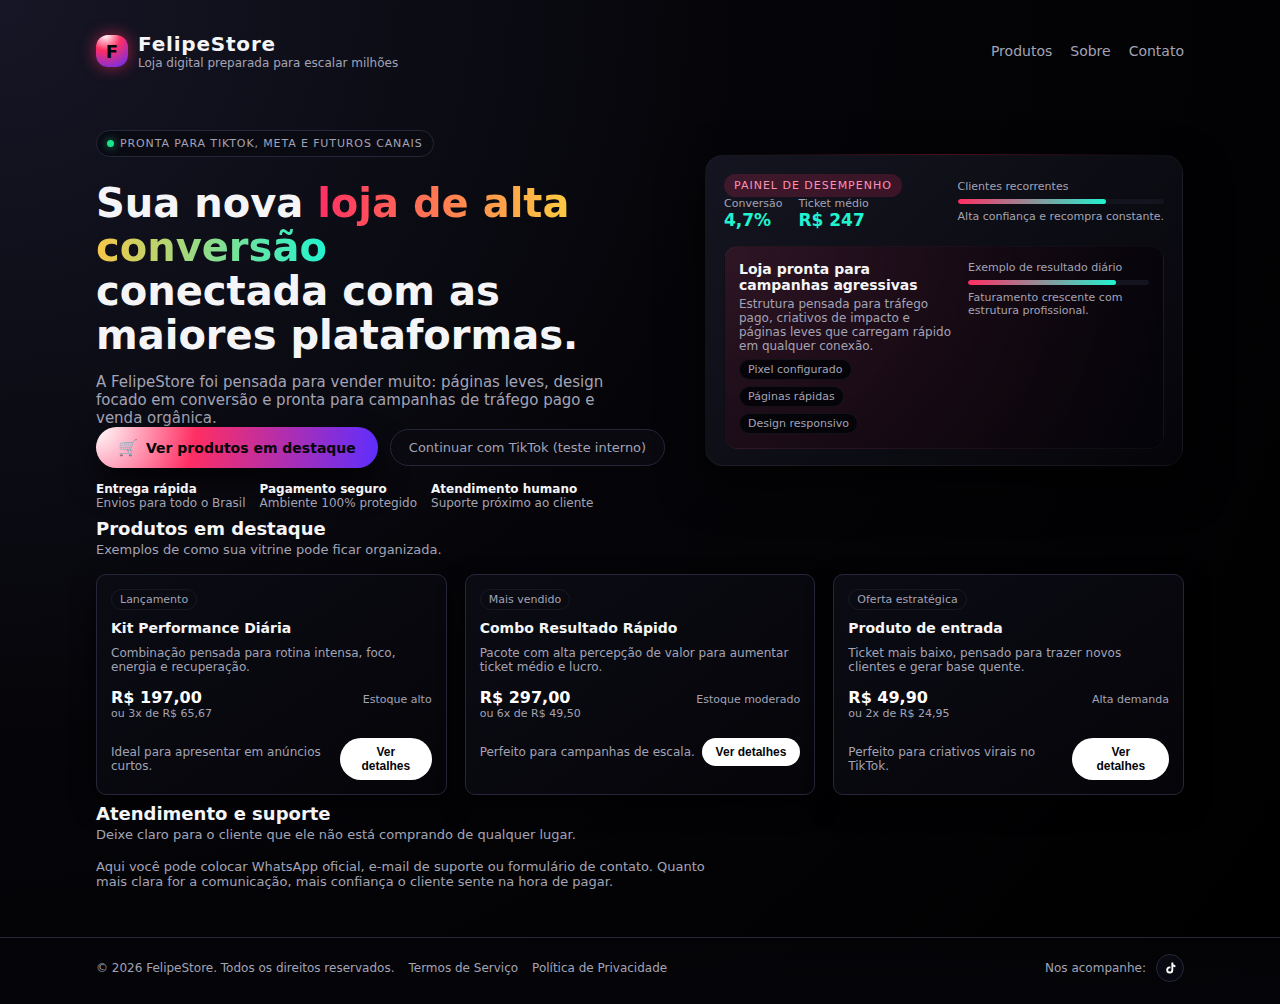
<file: index.html>
<!DOCTYPE html>
<html lang="pt-BR">
<head>
  <meta charset="UTF-8" />
  <meta name="viewport" content="width=device-width, initial-scale=1.0" />
  <title>FelipeStore - Loja Oficial</title>
  <style>
    :root {
      --bg: #050509;
      --bg-alt: #0b0b12;
      --card: #11111a;
      --primary: #ff2e63;
      --primary-soft: rgba(255, 46, 99, 0.18);
      --text-main: #f5f5f7;
      --text-muted: #a3a3b5;
      --border-soft: #26263a;
      --accent: #21f3d0;
      --radius-lg: 18px;
      --radius-sm: 10px;
      --shadow-soft: 0 18px 45px rgba(0,0,0,0.65);
    }

    * {
      box-sizing: border-box;
      margin: 0;
      padding: 0;
    }

    body {
      font-family: system-ui, -apple-system, BlinkMacSystemFont, "Segoe UI", sans-serif;
      background: radial-gradient(circle at top left, #161626 0, #050509 45%, #000 100%);
      color: var(--text-main);
      min-height: 100vh;
      display: flex;
      flex-direction: column;
    }

    a {
      color: inherit;
      text-decoration: none;
    }

    img {
      max-width: 100%;
      display: block;
    }

    .page {
      max-width: 1120px;
      margin: 0 auto;
      padding: 32px 16px 48px;
      width: 100%;
      flex: 1;
      display: flex;
      flex-direction: column;
      gap: 40px;
    }

    /* HEADER */
    header {
      display: flex;
      align-items: center;
      justify-content: space-between;
      gap: 24px;
    }

    .logo {
      display: flex;
      align-items: center;
      gap: 10px;
    }

    .logo-mark {
      width: 32px;
      height: 32px;
      border-radius: 12px;
      background: radial-gradient(circle at 30% 0%, #ffffff 0, #ff2e63 40%, #5d2eff 100%);
      display: flex;
      align-items: center;
      justify-content: center;
      box-shadow: 0 0 16px rgba(255,46,99,0.6);
    }

    .logo-mark span {
      font-weight: 800;
      font-size: 18px;
      color: #050509;
    }

    .logo-text {
      display: flex;
      flex-direction: column;
    }

    .logo-text strong {
      font-size: 20px;
      letter-spacing: 0.04em;
    }

    .logo-text span {
      font-size: 12px;
      color: var(--text-muted);
    }

    nav {
      display: flex;
      gap: 18px;
      font-size: 14px;
      color: var(--text-muted);
    }

    nav a {
      padding: 6px 0;
      position: relative;
    }

    nav a::after {
      content: "";
      position: absolute;
      left: 0;
      right: 0;
      bottom: -4px;
      height: 2px;
      background: linear-gradient(90deg, var(--primary), var(--accent));
      border-radius: 999px;
      transform-origin: center;
      transform: scaleX(0);
      transition: transform 0.18s ease-out;
    }

    nav a:hover::after {
      transform: scaleX(1);
    }

    /* HERO */
    .hero {
      display: grid;
      grid-template-columns: minmax(0, 1.2fr) minmax(0, 1fr);
      gap: 32px;
      align-items: center;
    }

    .hero-copy h1 {
      font-size: clamp(30px, 4vw, 40px);
      line-height: 1.1;
      margin-bottom: 16px;
    }

    .hero-copy h1 span {
      background: linear-gradient(90deg, #ff2e63, #ffc542, #21f3d0);
      -webkit-background-clip: text;
      background-clip: text;
      color: transparent;
    }

    .hero-copy p {
      font-size: 15px;
      color: var(--text-muted);
      max-width: 520px;
    }

    .hero-badges {
      display: flex;
      flex-wrap: wrap;
      gap: 10px;
      margin: 20px 0 24px;
    }

    .hero-badge {
      font-size: 11px;
      text-transform: uppercase;
      letter-spacing: 0.08em;
      padding: 6px 10px;
      border-radius: 999px;
      border: 1px solid var(--border-soft);
      background: rgba(10, 10, 18, 0.9);
      display: flex;
      align-items: center;
      gap: 6px;
      color: var(--text-muted);
    }

    .hero-badge span.dot {
      width: 7px;
      height: 7px;
      border-radius: 999px;
      background: #19e68c;
      box-shadow: 0 0 8px rgba(25,230,140,0.7);
    }

    .hero-actions {
      display: flex;
      flex-wrap: wrap;
      gap: 12px;
      align-items: center;
    }

    .btn-primary {
      padding: 11px 22px;
      border-radius: 999px;
      border: none;
      cursor: pointer;
      background: radial-gradient(circle at top left, #fff 0, #ff2e63 35%, #5d2eff 100%);
      color: #050509;
      font-weight: 600;
      font-size: 14px;
      display: inline-flex;
      align-items: center;
      gap: 8px;
      box-shadow: 0 16px 30px rgba(0,0,0,0.7);
    }

    .btn-primary span.icon {
      font-size: 16px;
    }

    .btn-ghost {
      padding: 10px 18px;
      border-radius: 999px;
      border: 1px solid var(--border-soft);
      background: rgba(9, 9, 16, 0.96);
      color: var(--text-muted);
      font-size: 13px;
      cursor: pointer;
      display: inline-flex;
      align-items: center;
      gap: 8px;
    }

    .hero-meta {
      margin-top: 14px;
      display: flex;
      flex-wrap: wrap;
      gap: 14px;
      font-size: 12px;
      color: var(--text-muted);
    }

    .hero-meta strong {
      color: var(--text-main);
    }

    .hero-visual {
      background: radial-gradient(circle at top, rgba(255,46,99,0.32) 0, transparent 55%);
      padding: 1px;
    }

    .hero-card {
      background: linear-gradient(135deg, #151521, #050509);
      border-radius: var(--radius-lg);
      border: 1px solid rgba(255,255,255,0.04);
      box-shadow: var(--shadow-soft);
      padding: 18px 18px 16px;
      display: flex;
      flex-direction: column;
      gap: 16px;
    }

    .hero-card-header {
      display: flex;
      justify-content: space-between;
      align-items: center;
      gap: 14px;
    }

    .hero-chip {
      padding: 5px 10px;
      border-radius: 999px;
      background: var(--primary-soft);
      font-size: 11px;
      text-transform: uppercase;
      letter-spacing: 0.09em;
      color: #ff90b2;
    }

    .hero-kpi {
      display: flex;
      gap: 16px;
      font-size: 11px;
      color: var(--text-muted);
    }

    .hero-kpi span.number {
      display: block;
      font-size: 17px;
      font-weight: 700;
      color: var(--accent);
    }

    .hero-card-main {
      border-radius: 14px;
      padding: 14px;
      background: radial-gradient(circle at top left, rgba(255,46,99,0.12), rgba(4,4,10,0.96));
      border: 1px solid rgba(255,255,255,0.03);
      display: grid;
      grid-template-columns: minmax(0, 1.2fr) minmax(0, 1fr);
      gap: 12px;
    }

    .hero-card-main h3 {
      font-size: 14px;
      margin-bottom: 4px;
    }

    .hero-card-main p {
      font-size: 12px;
      color: var(--text-muted);
    }

    .hero-tags {
      display: flex;
      flex-wrap: wrap;
      gap: 6px;
      margin-top: 6px;
    }

    .hero-tag {
      font-size: 11px;
      padding: 3px 8px;
      border-radius: 999px;
      background: rgba(3,3,8,0.9);
      border: 1px solid rgba(255,255,255,0.06);
      color: var(--text-muted);
    }

    .hero-card-mini {
      font-size: 11px;
      display: flex;
      flex-direction: column;
      gap: 6px;
      color: var(--text-muted);
    }

    .hero-bar {
      height: 5px;
      border-radius: 999px;
      background: #14141f;
      overflow: hidden;
    }

    .hero-bar span {
      display: block;
      height: 100%;
      width: 72%;
      border-radius: inherit;
      background: linear-gradient(90deg, var(--primary), var(--accent));
    }

    /* PRODUTOS */
    .section {
      margin-top: 8px;
    }

    .section-header {
      display: flex;
      justify-content: space-between;
      align-items: center;
      margin-bottom: 16px;
    }

    .section-header h2 {
      font-size: 18px;
    }

    .section-header span {
      font-size: 13px;
      color: var(--text-muted);
    }

    .products-grid {
      display: grid;
      grid-template-columns: repeat(auto-fit, minmax(210px, 1fr));
      gap: 18px;
    }

    .product-card {
      background: linear-gradient(145deg, #0b0b14, #050509);
      border-radius: var(--radius-sm);
      border: 1px solid var(--border-soft);
      padding: 14px;
      display: flex;
      flex-direction: column;
      gap: 10px;
      box-shadow: 0 10px 24px rgba(0,0,0,0.7);
    }

    .product-pill {
      font-size: 11px;
      padding: 3px 8px;
      border-radius: 999px;
      border: 1px solid rgba(255,255,255,0.06);
      color: var(--text-muted);
      align-self: flex-start;
    }

    .product-title {
      font-size: 14px;
      font-weight: 600;
    }

    .product-desc {
      font-size: 12px;
      color: var(--text-muted);
    }

    .product-price-row {
      display: flex;
      align-items: baseline;
      justify-content: space-between;
      font-size: 12px;
      margin-top: 4px;
    }

    .price-main {
      font-size: 16px;
      font-weight: 700;
      color: #ffffff;
    }

    .price-tag {
      font-size: 11px;
      color: var(--text-muted);
    }

    .product-cta {
      margin-top: 8px;
      display: flex;
      justify-content: space-between;
      align-items: center;
      font-size: 12px;
      color: var(--text-muted);
    }

    .product-cta button {
      border: none;
      border-radius: 999px;
      padding: 7px 14px;
      font-size: 12px;
      cursor: pointer;
      background: #ffffff;
      color: #050509;
      font-weight: 600;
    }

    /* FOOTER */
    footer {
      border-top: 1px solid var(--border-soft);
      background: linear-gradient(180deg, rgba(5,5,9,0.6), #050509);
    }

    .footer-inner {
      max-width: 1120px;
      margin: 0 auto;
      padding: 16px 16px 22px;
      display: flex;
      flex-wrap: wrap;
      justify-content: space-between;
      align-items: center;
      gap: 12px;
      font-size: 12px;
      color: var(--text-muted);
    }

    .footer-links {
      display: flex;
      flex-wrap: wrap;
      gap: 14px;
    }

    .footer-links a {
      color: var(--text-muted);
    }

    .footer-links a:hover {
      color: var(--text-main);
    }

    .footer-social {
      display: flex;
      align-items: center;
      gap: 10px;
    }

    .social-link {
      width: 28px;
      height: 28px;
      border-radius: 999px;
      border: 1px solid var(--border-soft);
      display: inline-flex;
      align-items: center;
      justify-content: center;
      background: rgba(10,10,18,0.95);
      cursor: pointer;
      transition: transform 0.15s ease-out, box-shadow 0.15s ease-out, border-color 0.15s ease-out;
    }

    .social-link:hover {
      transform: translateY(-1px) scale(1.05);
      border-color: var(--primary);
      box-shadow: 0 8px 16px rgba(0,0,0,0.7);
    }

    /* Ícone TikTok (SVG simples) */
    .social-link svg {
      width: 15px;
      height: 15px;
    }

    @media (max-width: 800px) {
      .hero {
        grid-template-columns: 1fr;
      }
      .hero-visual {
        order: -1;
      }
      header {
        flex-direction: column;
        align-items: flex-start;
      }
      nav {
        width: 100%;
        justify-content: flex-start;
        flex-wrap: wrap;
      }
    }

  </style>
</head>
<body>
  <div class="page">
    <header>
      <div class="logo">
        <div class="logo-mark"><span>F</span></div>
        <div class="logo-text">
          <strong>FelipeStore</strong>
          <span>Loja digital preparada para escalar milhões</span>
        </div>
      </div>

      <nav>
        <a href="#produtos">Produtos</a>
        <a href="#sobre">Sobre</a>
        <a href="#contato">Contato</a>
      </nav>
    </header>

    <main>
      <section class="hero" id="sobre">
        <div class="hero-copy">
          <div class="hero-badges">
            <div class="hero-badge">
              <span class="dot"></span>
              Pronta para TikTok, Meta e futuros canais
            </div>
          </div>

          <h1>
            Sua nova <span>loja de alta conversão</span><br />
            conectada com as maiores plataformas.
          </h1>

          <p>
            A FelipeStore foi pensada para vender muito: páginas leves, design focado
            em conversão e pronta para campanhas de tráfego pago e venda orgânica.
          </p>

          <div class="hero-actions">
            <a href="#produtos" class="btn-primary">
              <span class="icon">🛒</span>
              <span>Ver produtos em destaque</span>
            </a>

            <!-- Se quiser, depois pode apontar esse link para a página de integração com TikTok -->
            <a href="/login-tiktok.html" class="btn-ghost">
              <span>Continuar com TikTok (teste interno)</span>
            </a>
          </div>

          <div class="hero-meta">
            <div><strong>Entrega rápida</strong><br />Envios para todo o Brasil</div>
            <div><strong>Pagamento seguro</strong><br />Ambiente 100% protegido</div>
            <div><strong>Atendimento humano</strong><br />Suporte próximo ao cliente</div>
          </div>
        </div>

        <div class="hero-visual">
          <div class="hero-card">
            <div class="hero-card-header">
              <div>
                <div class="hero-chip">Painel de desempenho</div>
                <div class="hero-kpi">
                  <div>
                    Conversão
                    <span class="number">4,7%</span>
                  </div>
                  <div>
                    Ticket médio
                    <span class="number">R$ 247</span>
                  </div>
                </div>
              </div>
              <div class="hero-card-mini">
                <span>Clientes recorrentes</span>
                <div class="hero-bar"><span></span></div>
                <span>Alta confiança e recompra constante.</span>
              </div>
            </div>

            <div class="hero-card-main">
              <div>
                <h3>Loja pronta para campanhas agressivas</h3>
                <p>
                  Estrutura pensada para tráfego pago, criativos de impacto
                  e páginas leves que carregam rápido em qualquer conexão.
                </p>

                <div class="hero-tags">
                  <span class="hero-tag">Pixel configurado</span>
                  <span class="hero-tag">Páginas rápidas</span>
                  <span class="hero-tag">Design responsivo</span>
                </div>
              </div>

              <div class="hero-card-mini">
                <span>Exemplo de resultado diário</span>
                <div class="hero-bar"><span style="width:82%;"></span></div>
                <span>Faturamento crescente com estrutura profissional.</span>
              </div>
            </div>
          </div>
        </div>
      </section>

      <section class="section" id="produtos">
        <div class="section-header">
          <div>
            <h2>Produtos em destaque</h2>
            <span>Exemplos de como sua vitrine pode ficar organizada.</span>
          </div>
        </div>

        <div class="products-grid">
          <article class="product-card">
            <span class="product-pill">Lançamento</span>
            <h3 class="product-title">Kit Performance Diária</h3>
            <p class="product-desc">
              Combinação pensada para rotina intensa, foco, energia e recuperação.
            </p>
            <div class="product-price-row">
              <div>
                <span class="price-main">R$ 197,00</span>
                <div class="price-tag">ou 3x de R$ 65,67</div>
              </div>
              <span class="price-tag">Estoque alto</span>
            </div>
            <div class="product-cta">
              <span>Ideal para apresentar em anúncios curtos.</span>
              <button>Ver detalhes</button>
            </div>
          </article>

          <article class="product-card">
            <span class="product-pill">Mais vendido</span>
            <h3 class="product-title">Combo Resultado Rápido</h3>
            <p class="product-desc">
              Pacote com alta percepção de valor para aumentar ticket médio e lucro.
            </p>
            <div class="product-price-row">
              <div>
                <span class="price-main">R$ 297,00</span>
                <div class="price-tag">ou 6x de R$ 49,50</div>
              </div>
              <span class="price-tag">Estoque moderado</span>
            </div>
            <div class="product-cta">
              <span>Perfeito para campanhas de escala.</span>
              <button>Ver detalhes</button>
            </div>
          </article>

          <article class="product-card">
            <span class="product-pill">Oferta estratégica</span>
            <h3 class="product-title">Produto de entrada</h3>
            <p class="product-desc">
              Ticket mais baixo, pensado para trazer novos clientes e gerar base quente.
            </p>
            <div class="product-price-row">
              <div>
                <span class="price-main">R$ 49,90</span>
                <div class="price-tag">ou 2x de R$ 24,95</div>
              </div>
              <span class="price-tag">Alta demanda</span>
            </div>
            <div class="product-cta">
              <span>Perfeito para criativos virais no TikTok.</span>
              <button>Ver detalhes</button>
            </div>
          </article>
        </div>
      </section>

      <section class="section" id="contato">
        <div class="section-header">
          <div>
            <h2>Atendimento e suporte</h2>
            <span>Deixe claro para o cliente que ele não está comprando de qualquer lugar.</span>
          </div>
        </div>
        <p style="font-size:13px;color:var(--text-muted);max-width:620px;">
          Aqui você pode colocar WhatsApp oficial, e-mail de suporte ou formulário de contato.
          Quanto mais clara for a comunicação, mais confiança o cliente sente na hora de pagar.
        </p>
      </section>
    </main>
  </div>

  <footer>
    <div class="footer-inner">
      <div class="footer-links">
        <span>© <span id="year"></span> FelipeStore. Todos os direitos reservados.</span>
        <a href="/termos.html">Termos de Serviço</a>
        <a href="/privacy.html">Política de Privacidade</a>
      </div>

      <div class="footer-social">
        <span>Nos acompanhe:</span>
        <!-- Ícone TikTok apontando para o seu perfil -->
        <a
          href="https://www.tiktok.com/@felipeangelo08"
          target="_blank"
          rel="noopener"
          class="social-link"
          aria-label="TikTok da FelipeStore"
        >
          <svg viewBox="0 0 24 24" aria-hidden="true">
            <path
              fill="#ffffff"
              d="M16.5 5.2c.6.6 1.4 1.1 2.3 1.3l1 .2v3.1a6.2 6.2 0 0 1-3.4-1.1v5.6a5.6 5.6 0 1 1-5.6-5.6 5.8 5.8 0 0 1 1.1.1v3a2.7 2.7 0 0 0-1.1-.2 2.6 2.6 0 1 0 2.6 2.6V2.5h3.1v2.7z"
            />
          </svg>
        </a>
      </div>
    </div>
  </footer>

  <script>
    document.getElementById("year").textContent = new Date().getFullYear();
  </script>
</body>
</html>
</file>
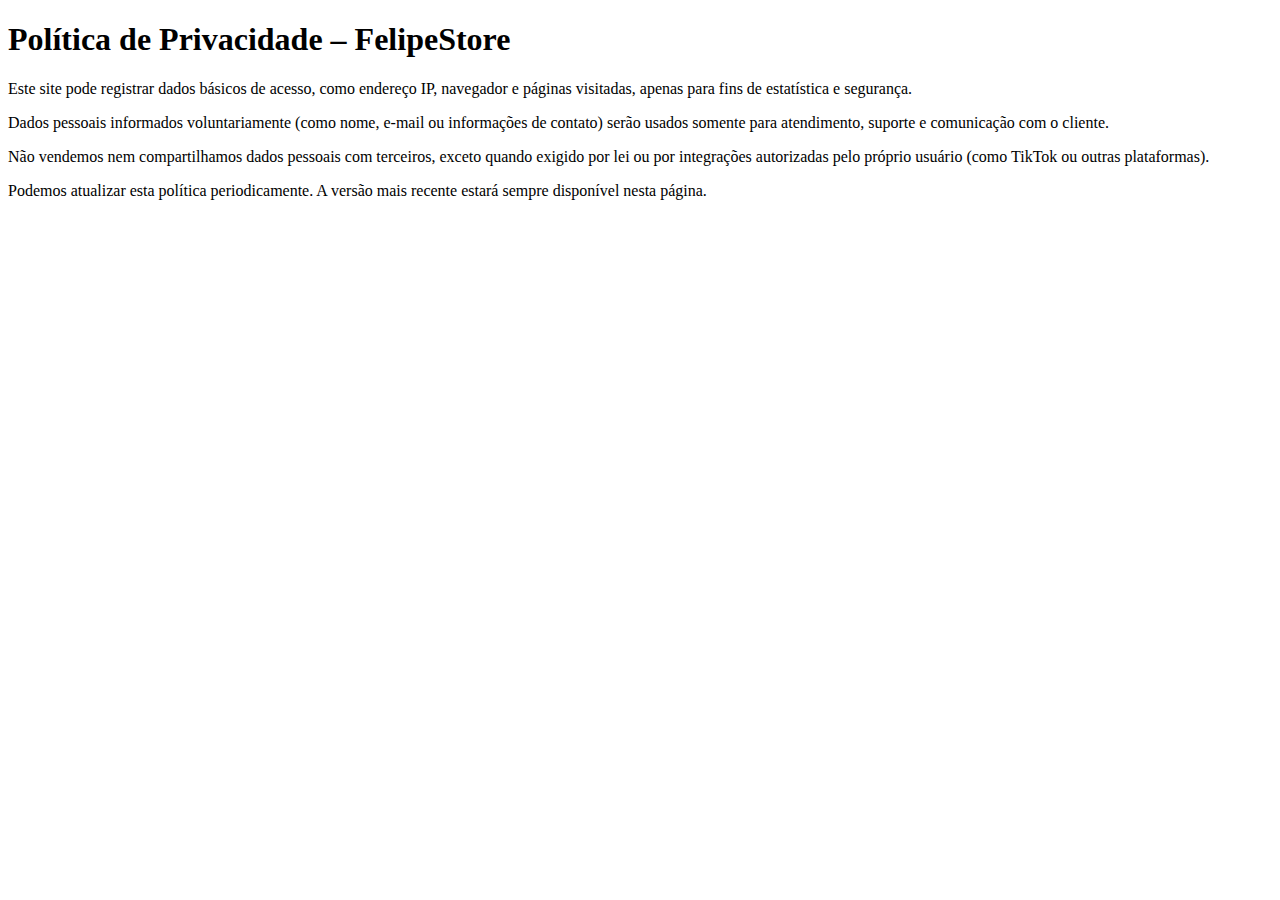
<file: privacidade.html>
<!DOCTYPE html>
<html lang="pt-BR">
<head>
  <meta charset="UTF-8">
  <title>Política de Privacidade – FelipeStore</title>
</head>
<body>
  <h1>Política de Privacidade – FelipeStore</h1>

  <p>Este site pode registrar dados básicos de acesso, como endereço IP, navegador e páginas visitadas, apenas para fins de estatística e segurança.</p>

  <p>Dados pessoais informados voluntariamente (como nome, e-mail ou informações de contato) serão usados somente para atendimento, suporte e comunicação com o cliente.</p>

  <p>Não vendemos nem compartilhamos dados pessoais com terceiros, exceto quando exigido por lei ou por integrações autorizadas pelo próprio usuário (como TikTok ou outras plataformas).</p>

  <p>Podemos atualizar esta política periodicamente. A versão mais recente estará sempre disponível nesta página.</p>
</body>
</html>
</file>
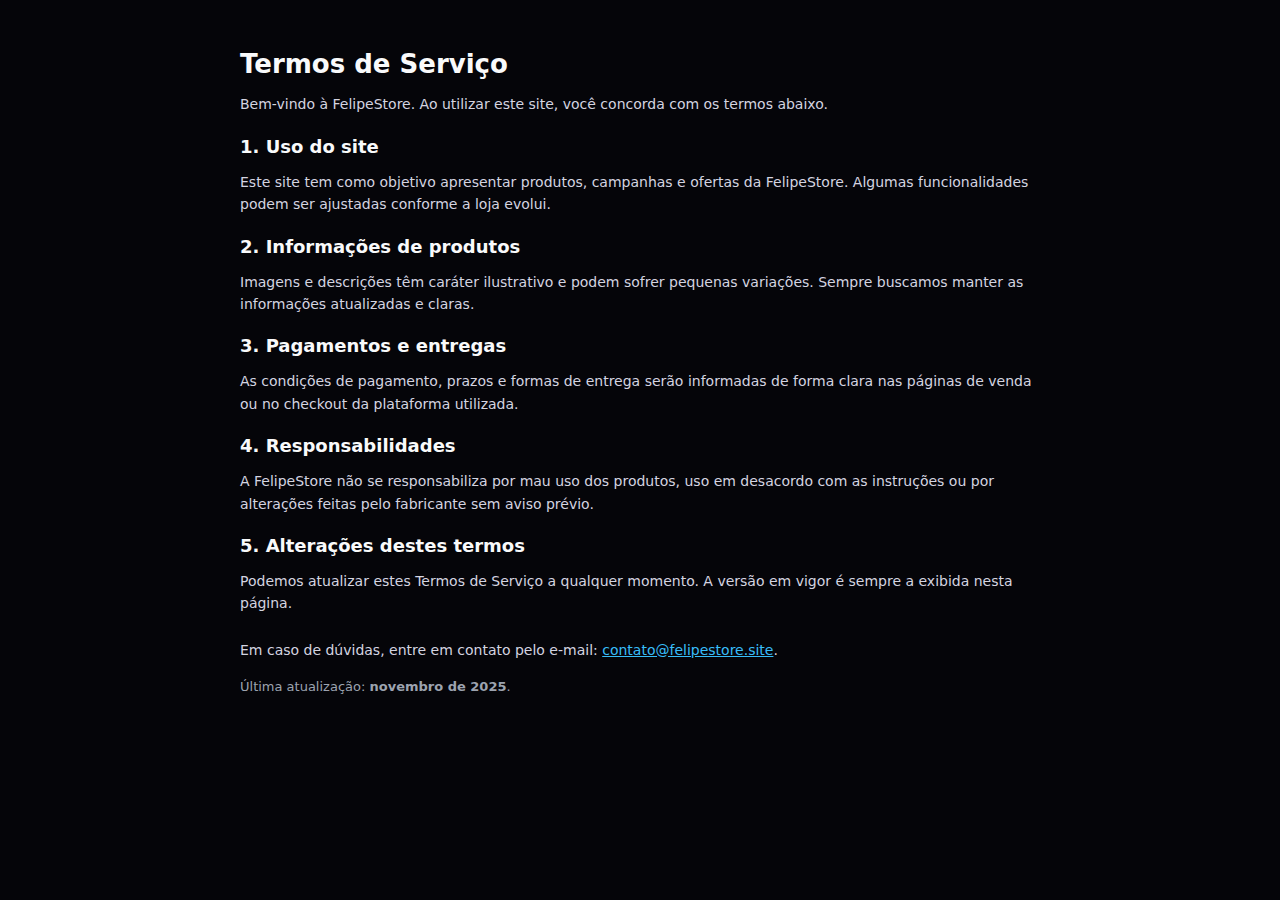
<file: termos.html>
<!DOCTYPE html>
<html lang="pt-BR">
<head>
  <meta charset="UTF-8" />
  <meta name="viewport" content="width=device-width, initial-scale=1.0" />
  <title>Termos de Serviço • FelipeStore</title>
  <style>
    body {
      font-family: system-ui, -apple-system, BlinkMacSystemFont, "Segoe UI", sans-serif;
      background: #050509;
      color: #f9fafb;
      -webkit-font-smoothing: antialiased;
      margin: 0;
    }
    .shell {
      max-width: 800px;
      margin: 0 auto;
      padding: 32px 20px 48px;
    }
    h1 {
      font-size: 26px;
      margin-bottom: 8px;
    }
    p, li {
      color: #d4d4e0;
      font-size: 14px;
      line-height: 1.6;
    }
    h2 {
      font-size: 18px;
      margin-top: 20px;
      margin-bottom: 6px;
    }
    a { color: #38bdf8; }
  </style>
</head>
<body>
  <div class="shell">
    <h1>Termos de Serviço</h1>
    <p>Bem-vindo à FelipeStore. Ao utilizar este site, você concorda com os termos abaixo.</p>

    <h2>1. Uso do site</h2>
    <p>
      Este site tem como objetivo apresentar produtos, campanhas e ofertas da FelipeStore.
      Algumas funcionalidades podem ser ajustadas conforme a loja evolui.
    </p>

    <h2>2. Informações de produtos</h2>
    <p>
      Imagens e descrições têm caráter ilustrativo e podem sofrer pequenas variações. Sempre
      buscamos manter as informações atualizadas e claras.
    </p>

    <h2>3. Pagamentos e entregas</h2>
    <p>
      As condições de pagamento, prazos e formas de entrega serão informadas de forma clara
      nas páginas de venda ou no checkout da plataforma utilizada.
    </p>

    <h2>4. Responsabilidades</h2>
    <p>
      A FelipeStore não se responsabiliza por mau uso dos produtos, uso em desacordo com as
      instruções ou por alterações feitas pelo fabricante sem aviso prévio.
    </p>

    <h2>5. Alterações destes termos</h2>
    <p>
      Podemos atualizar estes Termos de Serviço a qualquer momento. A versão em vigor é sempre
      a exibida nesta página.
    </p>

    <p style="margin-top: 24px;">
      Em caso de dúvidas, entre em contato pelo e-mail:
      <a href="mailto:contato@felipestore.site">contato@felipestore.site</a>.
    </p>

    <p style="margin-top: 16px; font-size: 13px; color: #9ca3af;">
      Última atualização: <strong>novembro de 2025</strong>.
    </p>
  </div>
</body>
</html>
</file>
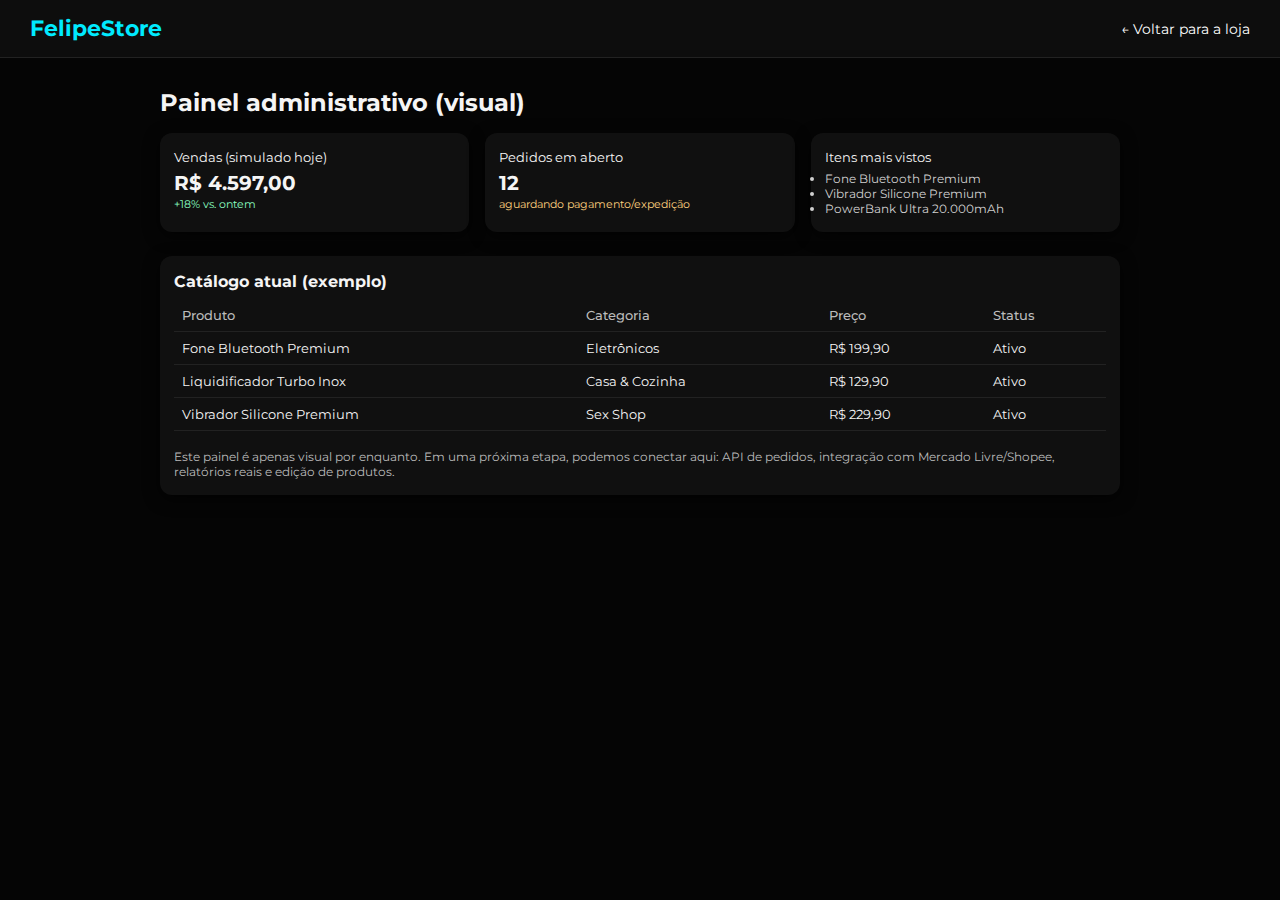
<file: contato.html (Contato /admin.html>
<!DOCTYPE html>
<html lang="pt-br">
<head>
  <meta charset="UTF-8">
  <meta name="viewport" content="width=device-width, initial-scale=1.0">
  <title>Admin - FelipeStore</title>
  <link href="https://fonts.googleapis.com/css2?family=Montserrat:wght@300;400;600;700&display=swap" rel="stylesheet">
  <style>
    *{margin:0;padding:0;box-sizing:border-box;font-family:'Montserrat',sans-serif;}
    body{background:#050505;color:#f5f5f5;}
    header{
      background:#0d0d0d;color:#fff;padding:15px 30px;
      display:flex;align-items:center;justify-content:space-between;
      border-bottom:1px solid #222;
    }
    .logo{font-size:22px;font-weight:700;color:#00eaff;}
    .back-link{color:#fff;text-decoration:none;font-size:14px;}
    .back-link:hover{text-decoration:underline;}
    .dashboard{
      max-width:1000px;margin:30px auto 40px;padding:0 20px;
    }
    h1{font-size:24px;margin-bottom:16px;}
    .grid{
      display:grid;
      grid-template-columns:repeat(auto-fit,minmax(220px,1fr));
      gap:16px;
      margin-bottom:24px;
    }
    .card{
      background:#101010;border-radius:12px;
      padding:16px 14px;box-shadow:0 4px 16px rgba(0,0,0,0.7);
      font-size:13px;
    }
    .card strong{font-size:20px;display:block;margin-top:6px;}
    table{
      width:100%;border-collapse:collapse;font-size:13px;margin-top:8px;
    }
    th,td{
      padding:8px;border-bottom:1px solid #222;text-align:left;
    }
    th{color:#bbbbbb;font-weight:500;}
    .note{
      margin-top:18px;font-size:12px;color:#bbbbbb;
    }
  </style>
</head>
<body>

<header>
  <div class="logo">FelipeStore</div>
  <a class="back-link" href="/">← Voltar para a loja</a>
</header>

<section class="dashboard">
  <h1>Painel administrativo (visual)</h1>

  <div class="grid">
    <div class="card">
      Vendas (simulado hoje)
      <strong>R$ 4.597,00</strong>
      <span style="font-size:11px;color:#8affc1;">+18% vs. ontem</span>
    </div>

    <div class="card">
      Pedidos em aberto
      <strong>12</strong>
      <span style="font-size:11px;color:#ffd27f;">aguardando pagamento/expedição</span>
    </div>

    <div class="card">
      Itens mais vistos
      <ul style="margin-top:6px;font-size:12px;color:#d0d0d0;">
        <li>Fone Bluetooth Premium</li>
        <li>Vibrador Silicone Premium</li>
        <li>PowerBank Ultra 20.000mAh</li>
      </ul>
    </div>
  </div>

  <div class="card">
    <h2 style="font-size:16px;margin-bottom:6px;">Catálogo atual (exemplo)</h2>
    <table>
      <thead>
        <tr>
          <th>Produto</th>
          <th>Categoria</th>
          <th>Preço</th>
          <th>Status</th>
        </tr>
      </thead>
      <tbody>
        <tr>
          <td>Fone Bluetooth Premium</td>
          <td>Eletrônicos</td>
          <td>R$ 199,90</td>
          <td>Ativo</td>
        </tr>
        <tr>
          <td>Liquidificador Turbo Inox</td>
          <td>Casa & Cozinha</td>
          <td>R$ 129,90</td>
          <td>Ativo</td>
        </tr>
        <tr>
          <td>Vibrador Silicone Premium</td>
          <td>Sex Shop</td>
          <td>R$ 229,90</td>
          <td>Ativo</td>
        </tr>
      </tbody>
    </table>

    <p class="note">
      Este painel é apenas visual por enquanto. Em uma próxima etapa, podemos conectar aqui:
      API de pedidos, integração com Mercado Livre/Shopee, relatórios reais e edição de produtos.
    </p>
  </div>
</section>

</body>
</html>
</file>
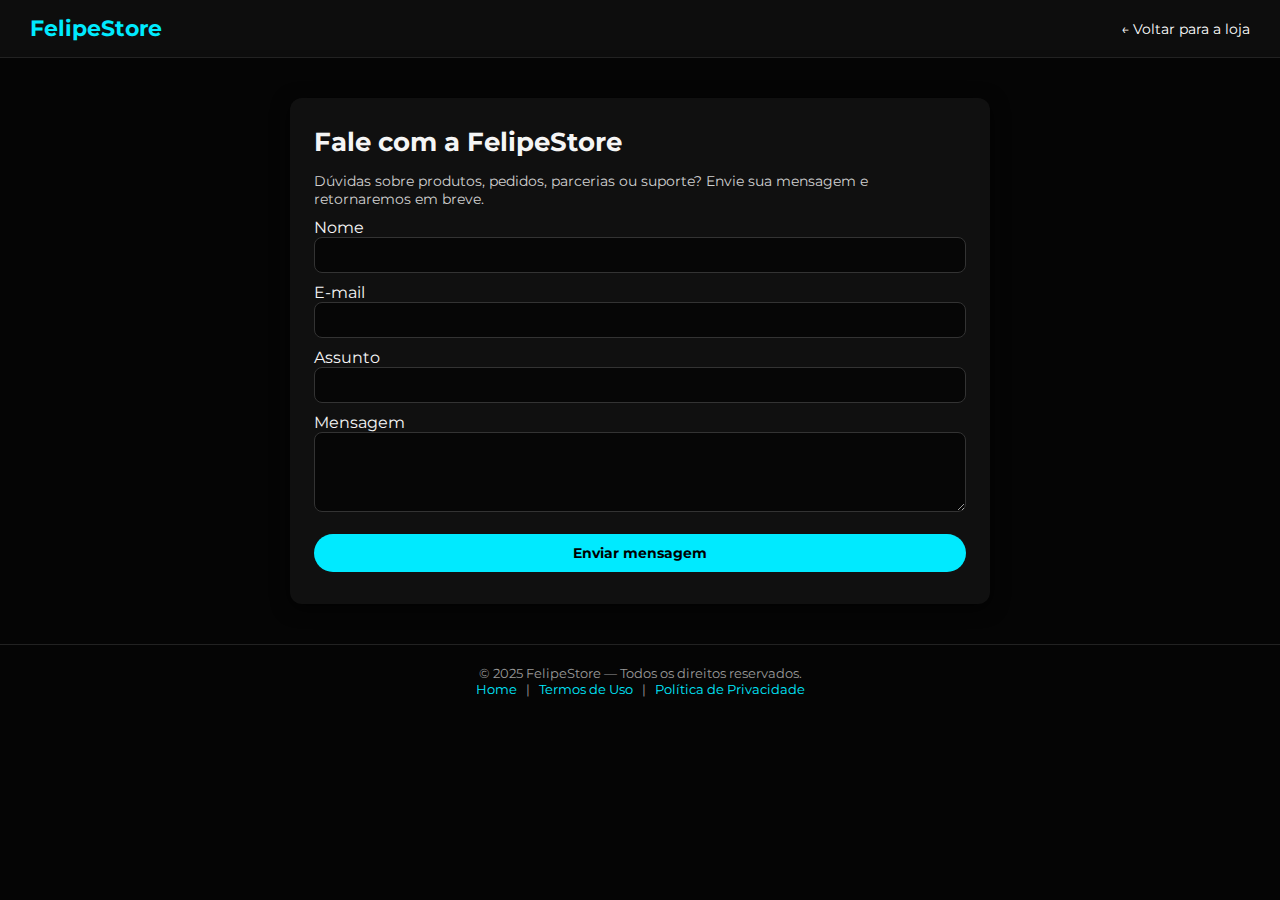
<file: contato.html (Contato /contato.html>
<!DOCTYPE html>
<html lang="pt-br">
<head>
  <meta charset="UTF-8">
  <meta name="viewport" content="width=device-width, initial-scale=1.0">
  <title>Contato - FelipeStore</title>
  <link href="https://fonts.googleapis.com/css2?family=Montserrat:wght@300;400;600;700&display=swap" rel="stylesheet">
  <style>
    *{margin:0;padding:0;box-sizing:border-box;font-family:'Montserrat',sans-serif;}
    body{background:#050505;color:#f5f5f5;}
    header{
      background:#0d0d0d;color:#fff;padding:15px 30px;
      display:flex;align-items:center;justify-content:space-between;
      border-bottom:1px solid #222;
    }
    .logo{font-size:22px;font-weight:700;color:#00eaff;}
    .back-link{color:#fff;text-decoration:none;font-size:14px;}
    .back-link:hover{text-decoration:underline;}
    .wrapper{
      max-width:700px;margin:40px auto;background:#101010;
      padding:28px 24px 32px;border-radius:12px;
      box-shadow:0 4px 18px rgba(0,0,0,0.7);
    }
    h1{font-size:26px;margin-bottom:14px;}
    p{font-size:14px;color:#d0d0d0;margin-bottom:10px;}
    form{margin-top:10px;display:flex;flex-direction:column;gap:10px;}
    input,textarea{
      width:100%;padding:8px 10px;border-radius:8px;
      border:1px solid #333;background:#060606;
      color:#f5f5f5;font-size:14px;outline:none;
    }
    textarea{resize:vertical;min-height:80px;}
    button{
      margin-top:8px;padding:10px;border-radius:999px;
      border:none;background:#00eaff;color:#000;
      font-weight:700;font-size:14px;cursor:pointer;
    }
    button:hover{background:#00c4cc;}
    footer{
      padding:20px 30px;text-align:center;background:#050505;
      color:#999;font-size:13px;border-top:1px solid #222;
    }
    footer a{color:#00eaff;text-decoration:none;margin:0 6px;}
    footer a:hover{text-decoration:underline;}
  </style>
</head>
<body>

<header>
  <div class="logo">FelipeStore</div>
  <a class="back-link" href="/">← Voltar para a loja</a>
</header>

<div class="wrapper">
  <h1>Fale com a FelipeStore</h1>
  <p>Dúvidas sobre produtos, pedidos, parcerias ou suporte? Envie sua mensagem e retornaremos em breve.</p>

  <form onsubmit="event.preventDefault();alert('Mensagem enviada (simulação). Em breve retornaremos.');this.reset();">
    <div>
      <label>Nome</label>
      <input type="text" required>
    </div>
    <div>
      <label>E-mail</label>
      <input type="email" required>
    </div>
    <div>
      <label>Assunto</label>
      <input type="text" required>
    </div>
    <div>
      <label>Mensagem</label>
      <textarea required></textarea>
    </div>
    <button type="submit">Enviar mensagem</button>
  </form>
</div>

<footer>
  © 2025 FelipeStore — Todos os direitos reservados.
  <br>
  <a href="/">Home</a> | <a href="/termos.html">Termos de Uso</a> | <a href="/privacidade.html">Política de Privacidade</a>
</footer>

</body>
</html>
</file>
